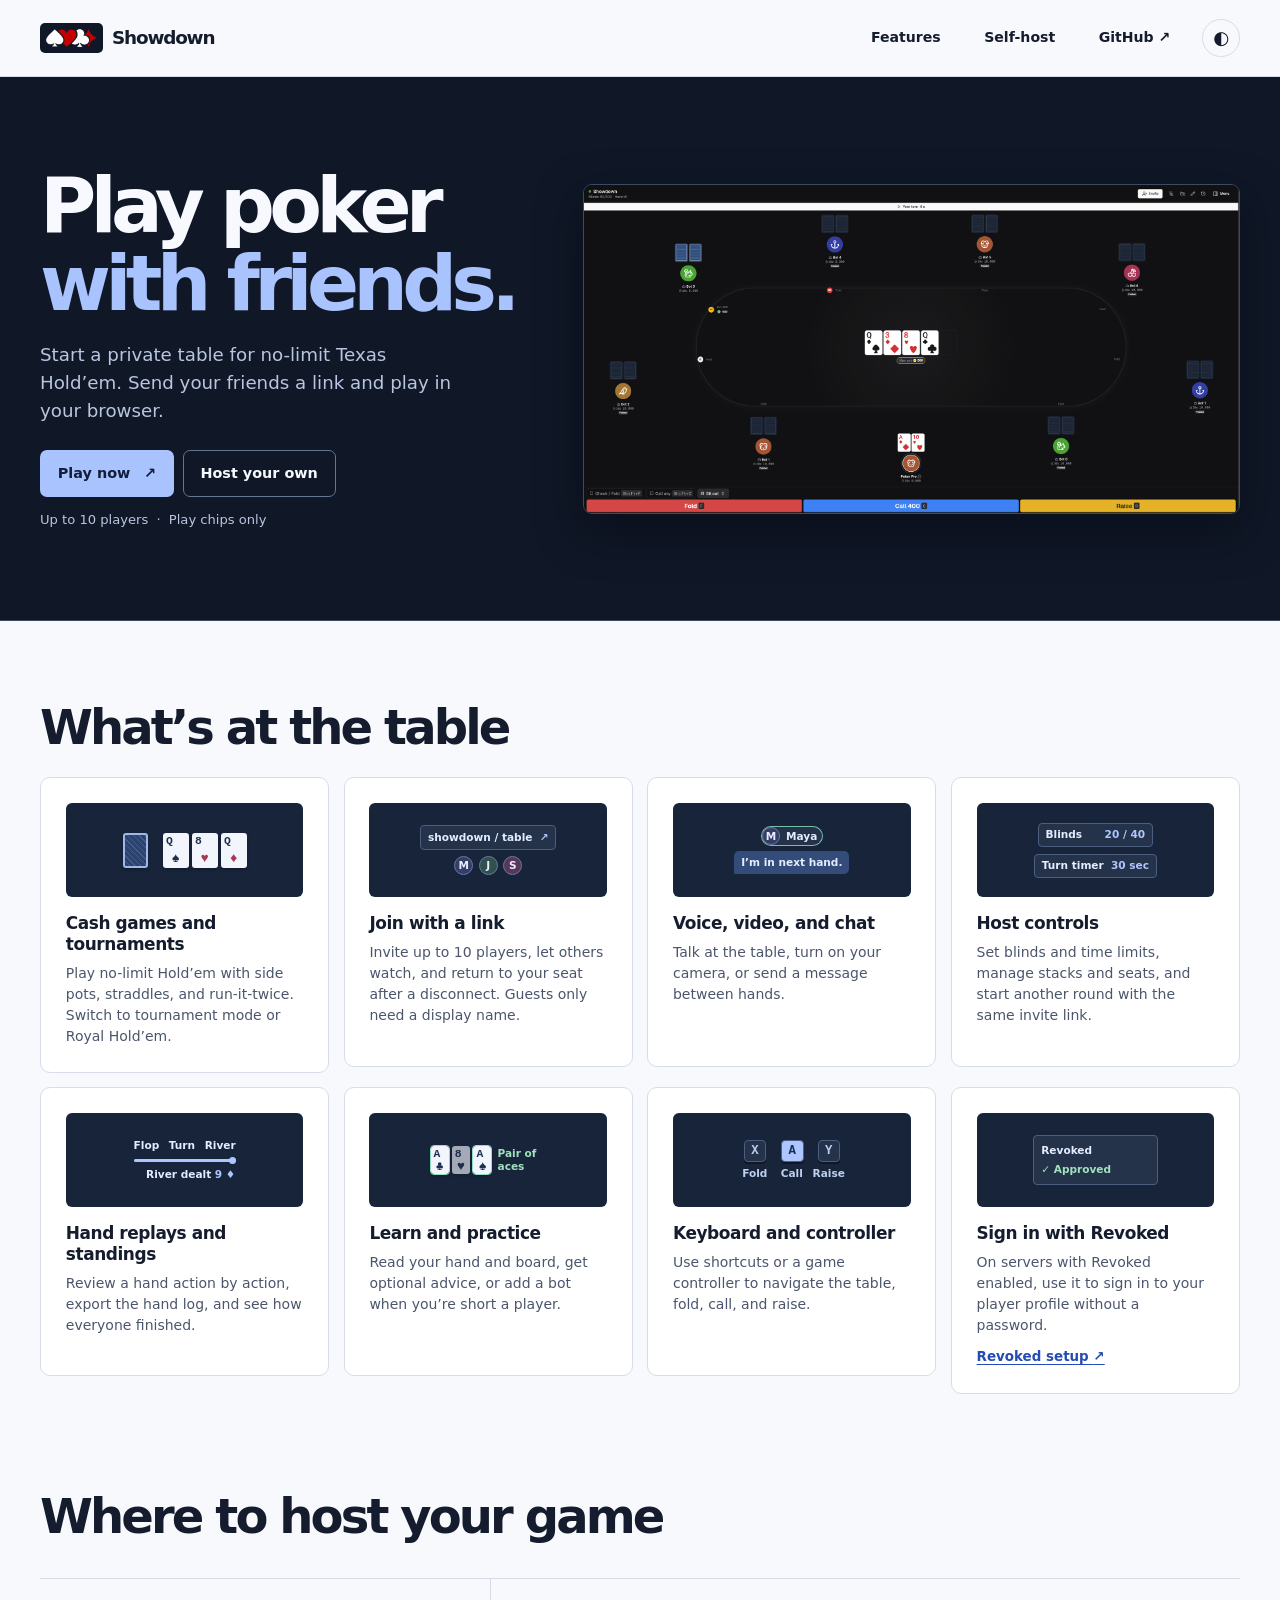
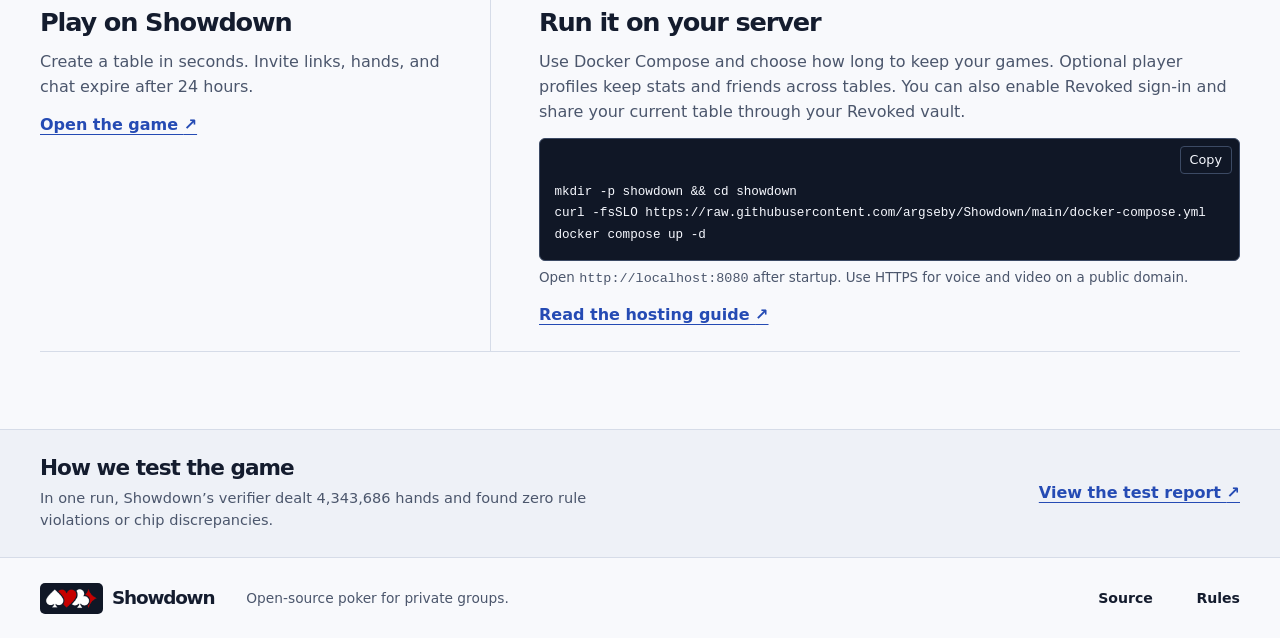
<file: website/index.html>
<!doctype html>
<html lang="en">
<head>
  <meta charset="utf-8">
  <meta name="viewport" content="width=device-width, initial-scale=1">
  <title>Showdown — Online poker with friends</title>
  <meta name="description" content="Play no-limit Texas Hold’em with friends. Open a private table in your browser or run Showdown on your own server with Docker.">
  <meta name="color-scheme" content="light dark">
  <link rel="icon" href="favicon.svg" type="image/svg+xml">
  <link rel="alternate icon" href="favicon.png" type="image/png">
  <link rel="apple-touch-icon" href="icon-192.png">
  <link rel="canonical" href="https://showdown.kiunke.dev/">
  <meta property="og:type" content="website">
  <meta property="og:site_name" content="Showdown">
  <meta property="og:url" content="https://showdown.kiunke.dev/">
  <meta property="og:title" content="Showdown — Online poker with friends">
  <meta property="og:description" content="Create a private table for no-limit Texas Hold’em, share the invite, and play.">
  <meta property="og:image" content="https://showdown.kiunke.dev/promo-light.png">
  <meta property="og:image:width" content="2000">
  <meta property="og:image:height" content="999">
  <meta property="og:image:alt" content="A Showdown poker table in the browser">
  <meta name="twitter:card" content="summary_large_image">
  <meta name="twitter:title" content="Showdown — Online poker with friends">
  <meta name="twitter:description" content="Private no-limit Texas Hold’em in your browser. Play online or self-host with Docker.">
  <meta name="twitter:image" content="https://showdown.kiunke.dev/promo-light.png">
  <script type="application/ld+json">
  {
    "@context": "https://schema.org",
    "@type": "SoftwareApplication",
    "name": "Showdown",
    "url": "https://showdown.kiunke.dev/",
    "description": "Private no-limit Texas Hold’em in your browser. Play online or self-host with Docker.",
    "applicationCategory": "GameApplication",
    "operatingSystem": "Web browser, Docker",
    "image": "https://showdown.kiunke.dev/promo-light.png",
    "offers": { "@type": "Offer", "price": "0", "priceCurrency": "USD" },
    "sameAs": ["https://github.com/argseby/Showdown"]
  }
  </script>
  <link rel="stylesheet" href="styles.css">
  <script src="app.js" defer></script>
</head>
<body>
  <a class="skip-link" href="#main">Skip to content</a>

  <header class="site-header">
    <div class="container header-inner">
      <a class="brand" href="#" aria-label="Showdown home">
        <span class="brand-mark"><img src="logo-dark.png" width="640" height="250" alt=""></span>
        <span>Showdown</span>
      </a>
      <nav aria-label="Main">
        <a href="#features">Features</a>
        <a href="#deploy">Self-host</a>
        <a href="https://github.com/argseby/Showdown">GitHub <span aria-hidden="true">↗</span></a>
      </nav>
      <button class="theme-toggle" id="theme-toggle" type="button" aria-label="Switch to dark theme" hidden>
        <span aria-hidden="true">◐</span>
      </button>
    </div>
  </header>

  <main id="main">
    <section class="hero" aria-labelledby="hero-heading">
      <div class="container hero-layout">
        <div class="hero-copy">
          <h1 id="hero-heading">Play poker <span>with friends.</span></h1>
          <p>Start a private table for no-limit Texas Hold’em. Send your friends a link and play in your browser.</p>
          <div class="hero-actions">
            <a class="button button-primary" href="https://play.showdown.kiunke.dev">Play now <span aria-hidden="true">↗</span></a>
            <a class="button button-secondary" href="#deploy">Host your own</a>
          </div>
          <p class="play-note">Up to 10 players <span aria-hidden="true">·</span> Play chips only</p>
        </div>
        <figure class="game-preview">
          <img src="promo-dark.png" width="2000" height="1001" fetchpriority="high" alt="Showdown during a hand, with player stacks, community cards, and fold, call, and raise controls">
        </figure>
      </div>
    </section>

    <section id="features" class="container features" aria-labelledby="features-heading">
      <h2 id="features-heading">What’s at the table</h2>
      <div class="feature-grid">
        <article class="feature">
          <div class="feature-art art-cards" aria-hidden="true">
            <span class="deal-deck"></span>
            <div class="art-board">
              <span>Q <b>♠</b></span><span>8 <b>♥</b></span><span>Q <b>♦</b></span>
            </div>
          </div>
          <h3>Cash games and tournaments</h3>
          <p>Play no-limit Hold’em with side pots, straddles, and run-it-twice. Switch to tournament mode or Royal Hold’em.</p>
        </article>
        <article class="feature">
          <div class="feature-art art-seats" aria-hidden="true">
            <div class="art-invite"><span>showdown / table</span><span>↗</span></div>
            <div class="art-table"><span class="art-guest">M</span><span class="art-guest">J</span><span class="art-guest">S</span></div>
          </div>
          <h3>Join with a link</h3>
          <p>Invite up to 10 players, let others watch, and return to your seat after a disconnect. Guests only need a display name.</p>
        </article>
        <article class="feature">
          <div class="feature-art art-voice" aria-hidden="true">
            <div class="art-video"><span>M</span><small>Maya</small></div>
            <div class="art-message">I’m in next hand.</div>
          </div>
          <h3>Voice, video, and chat</h3>
          <p>Talk at the table, turn on your camera, or send a message between hands.</p>
        </article>
        <article class="feature">
          <div class="feature-art art-controls" aria-hidden="true">
            <div class="art-setting"><span>Blinds</span><strong class="blind-value"><span>10 / 20</span><span>20 / 40</span></strong></div>
            <div class="art-setting"><span>Turn timer</span><strong>30 sec</strong></div>
          </div>
          <h3>Host controls</h3>
          <p>Set blinds and time limits, manage stacks and seats, and start another round with the same invite link.</p>
        </article>
        <article class="feature">
          <div class="feature-art art-replay" aria-hidden="true">
            <div class="art-streets"><span>Flop</span><span>Turn</span><span>River</span></div>
            <div class="art-timeline"><span></span></div>
            <div class="art-replay-result">River dealt <span>9 ♦</span></div>
          </div>
          <h3>Hand replays and standings</h3>
          <p>Review a hand action by action, export the hand log, and see how everyone finished.</p>
        </article>
        <article class="feature">
          <div class="feature-art art-practice" aria-hidden="true">
            <div class="art-board"><span>A <b>♣</b></span><span>8 <b>♥</b></span><span>A <b>♠</b></span></div>
            <span class="art-hint">Pair of aces</span>
          </div>
          <h3>Learn and practice</h3>
          <p>Read your hand and board, get optional advice, or add a bot when you’re short a player.</p>
        </article>
        <article class="feature">
          <div class="feature-art art-keys" aria-hidden="true">
            <div class="art-action"><span><kbd>X</kbd> Fold</span><span><kbd>A</kbd> Call</span><span><kbd>Y</kbd> Raise</span></div>
          </div>
          <h3>Keyboard and controller</h3>
          <p>Use shortcuts or a game controller to navigate the table, fold, call, and raise.</p>
        </article>
        <article id="profiles" class="feature">
          <div class="feature-art art-sign-in" aria-hidden="true">
            <div class="art-auth"><span>Revoked</span><strong><span class="auth-pending">Awaiting approval</span><span class="auth-done">✓ Approved</span></strong></div>
          </div>
          <h3>Sign in with Revoked</h3>
          <p>On servers with Revoked enabled, use it to sign in to your player profile without a password.</p>
          <a class="text-link" href="https://github.com/argseby/Showdown#settings">Revoked setup <span aria-hidden="true">↗</span></a>
        </article>
      </div>
    </section>

    <section id="deploy" class="container hosting" aria-labelledby="hosting-heading">
      <h2 id="hosting-heading">Where to host your game</h2>
      <div class="hosting-options">
        <article class="hosted-option">
          <h3>Play on Showdown</h3>
          <p>Create a table in seconds. Invite links, hands, and chat expire after 24 hours.</p>
          <a class="text-link" href="https://play.showdown.kiunke.dev">Open the game <span aria-hidden="true">↗</span></a>
        </article>
        <article class="self-hosted-option">
          <h3>Run it on your server</h3>
          <p>Use Docker Compose and choose how long to keep your games. Optional player profiles keep stats and friends across tables. You can also enable Revoked sign-in and share your current table through your Revoked vault.</p>
          <div class="install-command">
            <pre tabindex="0" aria-label="Docker Compose setup commands"><code id="install-code">mkdir -p showdown &amp;&amp; cd showdown
curl -fsSLO https://raw.githubusercontent.com/argseby/Showdown/main/docker-compose.yml
docker compose up -d</code></pre>
            <button type="button" id="copy-button" aria-label="Copy setup commands" hidden>Copy</button>
          </div>
          <p class="install-note">Open <code>http://localhost:8080</code> after startup. Use HTTPS for voice and video on a public domain.</p>
          <a class="text-link" href="https://github.com/argseby/Showdown#install">Read the hosting guide <span aria-hidden="true">↗</span></a>
        </article>
      </div>
    </section>

    <aside id="verified" class="verification" aria-labelledby="verification-heading">
      <div class="container verification-inner">
        <div>
          <h2 id="verification-heading">How we test the game</h2>
          <p>In one run, Showdown’s verifier dealt 4,343,686 hands and found zero rule violations or chip discrepancies.</p>
        </div>
        <a class="text-link" href="verification.json">View the test report <span aria-hidden="true">↗</span></a>
      </div>
    </aside>
  </main>

  <footer class="site-footer">
    <div class="container footer-inner">
      <a class="brand" href="#" aria-label="Showdown home"><span class="brand-mark"><img src="logo-dark.png" width="640" height="250" alt=""></span> Showdown</a>
      <p>Open-source poker for private groups.</p>
      <nav aria-label="Footer">
        <a href="https://github.com/argseby/Showdown">Source</a>
        <a href="https://github.com/argseby/Showdown/blob/main/docs/rules.md">Rules</a>
      </nav>
    </div>
  </footer>
</body>
</html>
</file>
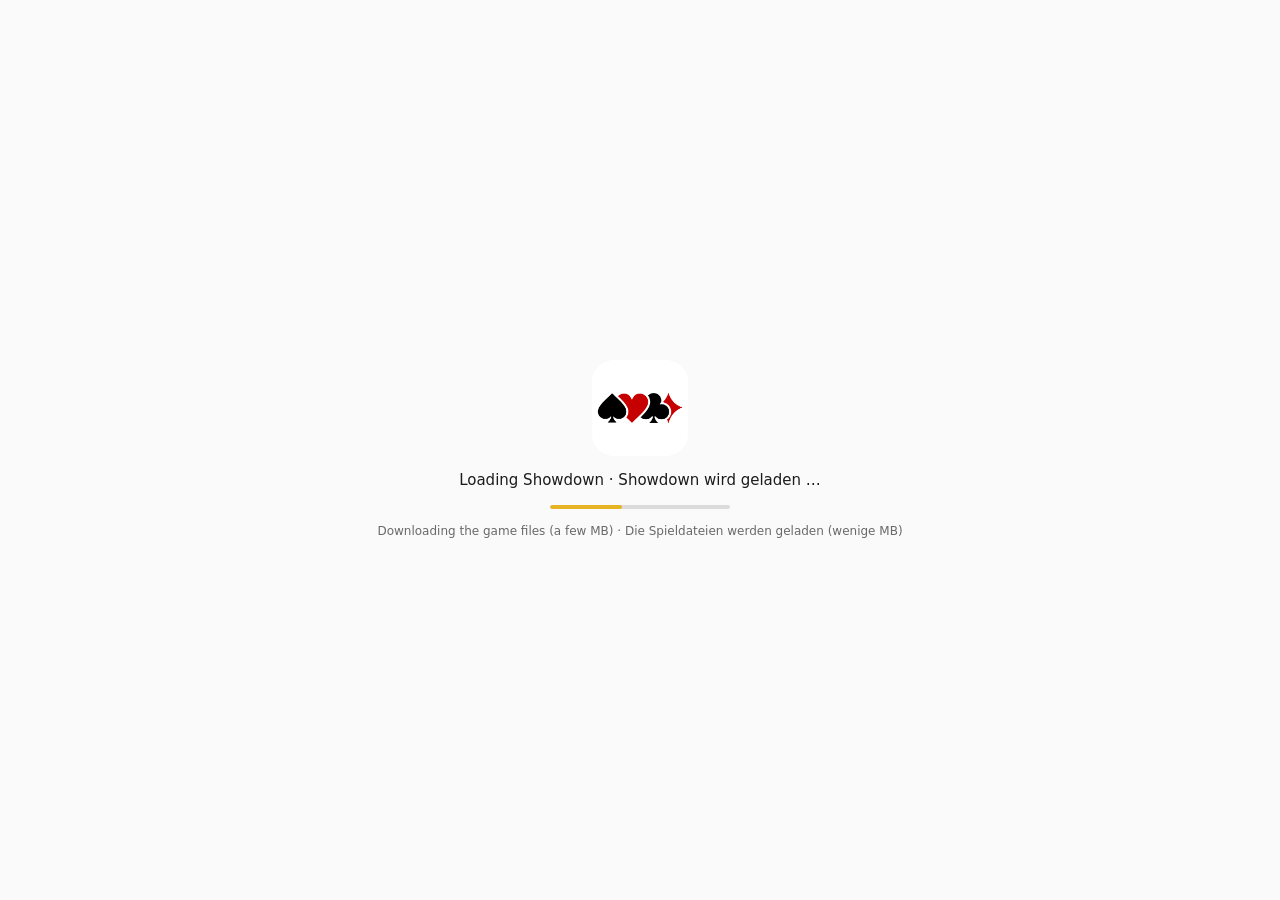
<file: frontend/web/index.html>
<!DOCTYPE html>
<html>
<head>
  <!--
    If you are serving your web app in a path other than the root, change the
    href value below to reflect the base path you are serving from.

    The path provided below has to start and end with a slash "/" in order for
    it to work correctly.

    For more details:
    * https://developer.mozilla.org/en-US/docs/Web/HTML/Element/base

    This is a placeholder for base href that will be replaced by the value of
    the `--base-href` argument provided to `flutter build`.
  -->
  <base href="$FLUTTER_BASE_HREF">

  <meta charset="UTF-8">
  <meta content="IE=Edge" http-equiv="X-UA-Compatible">
  <meta name="description" content="Self-hosted Texas Hold'em for private groups.">

  <!-- iOS meta tags & icons -->
  <meta name="mobile-web-app-capable" content="yes">
  <meta name="apple-mobile-web-app-status-bar-style" content="black">
  <meta name="apple-mobile-web-app-title" content="Showdown">
  <meta name="viewport" content="width=device-width, initial-scale=1, viewport-fit=cover">
  <meta name="theme-color" content="#0b0b0c">
  <link rel="apple-touch-icon" href="icons/Icon-192.png">

  <!-- Favicon: the SVG logo, PNG for browsers without SVG favicons -->
  <link rel="icon" type="image/svg+xml" href="favicon.svg">
  <link rel="alternate icon" type="image/png" href="favicon.png">

  <title>Showdown</title>
  <link rel="manifest" href="manifest.json">
  <style>
    /* Shown until the app has started; flutter_bootstrap.js removes it. The
       first visit downloads a few megabytes, later visits are served from
       the browser cache. */
    html, body { margin: 0; height: 100%; background: #0b0b0c; color: #e6e6e6; }
    @media (prefers-color-scheme: light) {
      html, body { background: #fafafa; color: #1c1c1c; }
    }
    #loading {
      position: fixed; inset: 0; display: flex; flex-direction: column;
      align-items: center; justify-content: center; gap: 14px;
      font: 15px/1.4 system-ui, -apple-system, "Segoe UI", Roboto, sans-serif;
      text-align: center; padding: 24px; box-sizing: border-box;
    }
    #loading img { width: 96px; height: 96px; border-radius: 22px; }
    #loading .bar {
      width: 180px; height: 4px; border-radius: 2px; overflow: hidden;
      background: rgba(128, 128, 128, 0.25);
    }
    #loading .bar i {
      display: block; width: 40%; height: 100%; border-radius: 2px;
      background: #e6b422; animation: slide 1.1s ease-in-out infinite;
    }
    @keyframes slide { 0% { transform: translateX(-100%); } 100% { transform: translateX(350%); } }
    #loading small { opacity: 0.65; font-size: 12px; }
    #loading .err { color: #d64545; display: none; }
  </style>
</head>
<body>
  <div id="loading" role="status" aria-live="polite">
    <img src="favicon.svg" alt="">
    <div>Loading Showdown &middot; Showdown wird geladen &hellip;</div>
    <div class="bar"><i></i></div>
    <small>Downloading the game files (a few MB) &middot; Die Spieldateien werden geladen (wenige MB)</small>
    <div class="err" id="loading-error">Loading failed &middot; Laden fehlgeschlagen. Reload the page &middot; Seite neu laden.</div>
  </div>
  <script src="flutter_bootstrap.js" async></script>
</body>
</html>
</file>
<file: website/styles.css>
:root {
  color-scheme: light;
  --paper: #f8f9fc;
  --paper-dark: #eef1f7;
  --surface: #fff;
  --ink: #141c2e;
  --muted: #4b566c;
  --line: #d6dce8;
  --accent: #254bb4;
  --accent-hover: #173a9a;
  --preview-bg: #101726;
  --preview-ink: #f7f9ff;
  --preview-muted: #b9c6e0;
  --preview-border: #3c4a64;
  --sans: system-ui, sans-serif;
  --mono: ui-monospace, Consolas, monospace;
}

:root[data-theme="dark"] {
  color-scheme: dark;
  --paper: #101521;
  --paper-dark: #171f2e;
  --surface: #151d2c;
  --ink: #f2f5ff;
  --muted: #b3bed3;
  --line: #313d54;
  --accent: #9db9ff;
  --accent-hover: #c1d2ff;
}

* { box-sizing: border-box; }
[hidden] { display: none !important; }

html {
  scroll-behavior: smooth;
  scroll-padding-top: 1.5rem;
}

body {
  margin: 0;
  background: var(--paper);
  color: var(--ink);
  font: 1rem/1.55 var(--sans);
}

h1, h2, h3, p, figure, dl, dd, pre { margin: 0; }
a { color: inherit; }
button { font: inherit; cursor: pointer; }

:focus-visible {
  outline: 2px solid currentColor;
  outline-offset: 4px;
}

.skip-link {
  position: absolute;
  z-index: 3;
  top: 1rem;
  left: 1rem;
  transform: translateY(-250%);
  background: var(--paper);
  padding: 0.65rem 1rem;
}

.skip-link:focus { transform: none; }
.container { width: min(1200px, 100% - 5rem); margin-inline: auto; }

.site-header { border-bottom: 1px solid var(--line); }
.header-inner, .footer-inner {
  display: flex;
  align-items: center;
  gap: 2rem;
}

.header-inner { min-height: 76px; }
.brand {
  display: inline-flex;
  align-items: center;
  gap: 0.55rem;
  flex-shrink: 0;
  font-size: 1.15rem;
  font-weight: 820;
  letter-spacing: -0.065em;
  text-decoration: none;
}

.brand-mark {
  display: grid;
  place-items: center;
  flex: none;
  padding: 0.32rem;
  border-radius: 5px;
  background: #101726;
}

.brand-mark img {
  display: block;
  width: 53px;
  height: auto;
}

.site-header nav, .site-footer nav {
  display: flex;
  align-items: center;
  flex-wrap: wrap;
  gap: 0.3rem clamp(1.25rem, 3.4vw, 3.15rem);
  margin-left: auto;
  font-size: 0.88rem;
  font-weight: 650;
}

.site-header nav a, .site-footer nav a { text-decoration: none; }
.site-header nav a:hover, .site-footer nav a:hover { color: var(--accent-hover); }

.theme-toggle {
  display: grid;
  place-items: center;
  height: 2.35rem;
  width: 2.35rem;
  padding: 0;
  border: 1px solid var(--line);
  border-radius: 50%;
  background: transparent;
  color: var(--ink);
  font-size: 1.15rem;
}

.theme-toggle:hover { background: var(--paper-dark); }

.hero {
  background: var(--preview-bg);
  color: var(--preview-ink);
  border-bottom: 1px solid var(--preview-border);
}

.hero-layout {
  display: grid;
  grid-template-columns: minmax(0, 0.85fr) minmax(0, 1.15fr);
  align-items: center;
  gap: clamp(1.75rem, 4.5vw, 4.75rem);
  padding-block: clamp(3rem, 7vw, 6.25rem);
}

h1 {
  font-size: clamp(3rem, 6vw, 5.5rem);
  line-height: 1.02;
  font-weight: 780;
  letter-spacing: -0.075em;
  text-wrap: balance;
}

.hero h1 span { display: block; color: #a9c3ff; }
.hero-copy > p {
  max-width: 37ch;
  margin-top: 1.1rem;
  color: var(--preview-muted);
  font-size: clamp(1rem, 1.55vw, 1.14rem);
}

.hero-actions {
  display: flex;
  flex-wrap: wrap;
  gap: 0.55rem;
  margin-top: 1.55rem;
}

.button {
  display: inline-flex;
  align-items: center;
  justify-content: center;
  gap: 0.85rem;
  min-height: 2.9rem;
  padding: 0.65rem 1.05rem;
  border-radius: 7px;
  border: 1px solid transparent;
  font-weight: 720;
  font-size: 0.9rem;
  text-decoration: none;
  transition: background 160ms, border-color 160ms;
}

.button-primary { background: #a9c3ff; color: #121e39; }
.button-primary:hover { background: #d0deff; }
.hero .button:focus-visible { outline-color: var(--preview-ink); }
.button-secondary { border-color: #657694; }
.button-secondary:hover { background: #25324c; border-color: #8d9fc0; }
.hero-copy .play-note { margin-top: 0.85rem; font-size: 0.82rem; }
.play-note span { margin-inline: 0.25rem; }

.game-preview {
  overflow: hidden;
  border: 1px solid var(--preview-border);
  border-radius: 9px;
  background: #111215;
  box-shadow: 0 16px 44px #070b16a3;
}

.game-preview img {
  display: block;
  width: 100%;
  height: auto;
}

h2 {
  font-size: clamp(2rem, 4vw, 3rem);
  line-height: 1.1;
  font-weight: 760;
  letter-spacing: -0.06em;
  text-wrap: balance;
}

.features { padding-block: clamp(3rem, 6.25vw, 5.5rem); }
.feature-grid {
  display: grid;
  grid-template-columns: repeat(4, minmax(0, 1fr));
  gap: 0.9rem;
  margin-top: 1.45rem;
}

.feature {
  display: flex;
  flex-direction: column;
  aspect-ratio: 1;
  min-width: 0;
  padding: clamp(1.05rem, 2vw, 1.55rem);
  border: 1px solid var(--line);
  border-radius: 10px;
  background: var(--surface);
}

.feature h3 {
  margin-top: 1rem;
  font-size: 1.06rem;
  line-height: 1.22;
  font-weight: 750;
  letter-spacing: -0.025em;
}

.feature p {
  margin-top: 0.5rem;
  color: var(--muted);
  font-size: 0.875rem;
  line-height: 1.5;
}

.feature .text-link {
  align-self: flex-start;
  margin-top: auto;
  padding-top: 0.7rem;
  font-size: 0.84rem;
}

.feature-art {
  --art-border: #4b5e7f;
  --art-panel: #24324a;
  --art-accent: #aec6ff;
  --art-green: #a1e2be;
  display: grid;
  place-content: center;
  justify-items: center;
  flex: 0 0 5.9rem;
  gap: 0.42rem;
  overflow: hidden;
  padding: 0.55rem;
  border-radius: 6px;
  background: #18243a;
  color: #e4edff;
  font: 650 0.66rem/1.2 var(--sans);
}

.art-board { display: flex; gap: 0.22rem; }
.art-board > span, .deal-deck {
  display: grid;
  align-content: space-between;
  width: 1.6rem;
  height: 2.2rem;
  padding: 0.19rem;
  border-radius: 3px;
  background: #f2f5fc;
  color: #1e3051;
  font: 750 0.71rem/1 var(--mono);
  box-shadow: 0 2px 3px #0b142577;
}

.art-board b { justify-self: center; font-size: 0.82rem; }
.art-cards b { color: #a63851; }
.art-cards span:first-child b { color: inherit; }
.art-cards { grid-auto-flow: column; align-items: center; gap: 0.9rem; }
.deal-deck {
  border: 2px solid #9eb8e7;
  background: repeating-linear-gradient(45deg, #2c436e 0 3px, #425c8d 3px 4px);
}

@keyframes deal-board {
  from { opacity: 0; transform: translateX(var(--deal-distance, -2.5rem)) rotate(-12deg) scaleX(0.55); }
  65% { opacity: 1; }
  to { transform: none; }
}

.art-invite, .art-setting, .art-auth {
  display: flex;
  align-items: center;
  justify-content: space-between;
  gap: 0.45rem;
  min-width: 7.2rem;
  padding: 0.3rem 0.42rem;
  border: 1px solid var(--art-border);
  border-radius: 4px;
  background: var(--art-panel);
}

.art-invite span:last-child { color: var(--art-accent); }
.art-table { display: flex; align-items: center; gap: 0.35rem; }
.art-guest, .art-video > span {
  display: grid;
  place-items: center;
  width: 1.18rem;
  aspect-ratio: 1;
  border: 1px solid #6478a1;
  border-radius: 50%;
  background: #343e67;
  color: #e9edff;
}
.art-guest:nth-child(2) { background: #31514f; }
.art-guest:nth-child(3) { background: #573858; }

@keyframes take-seat {
  from { opacity: 0; transform: translateY(-0.42rem); }
  to { opacity: 1; transform: none; }
}

.art-voice { gap: 0.35rem; }
.art-video {
  display: flex;
  align-items: center;
  gap: 0.35rem;
  padding-right: 0.3rem;
  border-radius: 20px;
  background: var(--art-panel);
  box-shadow: 0 0 0 1px #76bdab;
}
.art-video small { font: inherit; }
.art-message {
  padding: 0.32rem 0.42rem;
  border-radius: 5px 5px 5px 1px;
  background: #344c79;
}

@keyframes speaking-ring {
  0%, 50% { box-shadow: 0 0 0 1px #76bdab; }
  25%, 70% { box-shadow: 0 0 0 4px #76bdab55; }
  100% { box-shadow: 0 0 0 1px #76bdab; }
}

.art-setting strong { color: var(--art-accent); }
.blind-value, .art-auth strong { display: grid; justify-items: end; }
.blind-value span, .art-auth strong span { grid-area: 1 / 1; }
.blind-value span:first-child, .auth-pending { opacity: 0; }

@keyframes previous-state {
  0%, 45% { opacity: 1; transform: none; }
  65%, 100% { opacity: 0; transform: translateY(-0.32rem); }
}

@keyframes next-state {
  0%, 45% { opacity: 0; transform: translateY(0.32rem); }
  72%, 100% { opacity: 1; transform: none; }
}

.art-replay { justify-items: stretch; }
.art-streets { display: flex; justify-content: space-between; gap: 0.6rem; }
.art-timeline { width: 100%; height: 3px; border-radius: 10px; background: var(--art-border); }
.art-timeline span {
  position: relative;
  display: block;
  height: inherit;
  border-radius: inherit;
  background: var(--art-accent);
  transform-origin: left;
}
.art-timeline span::after {
  content: "";
  position: absolute;
  top: -2px;
  right: 0;
  width: 7px;
  height: 7px;
  border-radius: 50%;
  background: var(--art-accent);
}
.art-replay-result { justify-self: end; }
.art-replay-result span { color: var(--art-accent); }

@keyframes scrub-hand {
  0%, 14% { transform: scaleX(0.03); }
  44%, 54% { transform: scaleX(0.5); }
  83%, 100% { transform: scaleX(1); }
}

.art-practice {
  grid-auto-flow: column;
  align-items: center;
  gap: 0.4rem;
}
.art-practice .art-board span:nth-child(2) { opacity: 0.64; }
.art-practice .art-board { gap: 0.16rem; }
.art-practice .art-board span { width: 1.15rem; height: 1.8rem; }
.art-practice .art-board span:nth-child(odd) { outline: 1px solid #8fe0be; }
.art-hint { max-width: 3rem; color: var(--art-green); }

@keyframes match-pair {
  0%, 27% { outline-color: transparent; }
  60% { outline-color: #8fe0be; transform: translateY(-0.23rem); }
  100% { outline-color: #8fe0be; transform: none; }
}

.art-action { display: flex; gap: 0.26rem; }
.art-action > span {
  display: grid;
  justify-items: center;
  gap: 0.3rem;
  min-width: 2.05rem;
  color: #bdd0ef;
}
.art-action kbd {
  display: grid;
  place-items: center;
  width: 1.4rem;
  height: 1.4rem;
  border: 1px solid var(--art-border);
  border-radius: 4px;
  background: var(--art-panel);
  box-shadow: 0 2px 0 #0e1728;
  font: 750 0.77rem/1 var(--mono);
}
.art-action span:nth-child(2) kbd { background: #aec6ff; color: #192c51; }

@keyframes press-call {
  0%, 30% { background: var(--art-panel); color: #bdd0ef; }
  56% { transform: translateY(2px); }
  90%, 100% { transform: none; }
}

.art-auth { display: grid; justify-items: start; gap: 0.4rem; padding: 0.48rem; }
.art-auth strong { justify-items: start; color: var(--art-green); }
.auth-pending { color: #c4d4f1; }

@media (prefers-reduced-motion: no-preference) {
  .art-cards.is-playing .art-board span { animation: deal-board 450ms ease-out both; }
  .art-cards.is-playing .art-board span:nth-child(2) { animation-delay: 105ms; --deal-distance: -4.3rem; }
  .art-cards.is-playing .art-board span:nth-child(3) { animation-delay: 210ms; --deal-distance: -6.1rem; }
  .art-seats.is-playing .art-guest { animation: take-seat 360ms ease-out both; }
  .art-seats.is-playing .art-guest:nth-child(2) { animation-delay: 170ms; }
  .art-seats.is-playing .art-guest:nth-child(3) { animation-delay: 340ms; }
  .art-voice.is-playing .art-video { animation: speaking-ring 850ms ease-out both; }
  .art-voice.is-playing .art-message { animation: take-seat 330ms 420ms ease-out both; }
  .art-controls.is-playing .blind-value span:first-child { animation: previous-state 850ms both; }
  .art-controls.is-playing .blind-value span:last-child { animation: next-state 850ms both; }
  .art-replay.is-playing .art-timeline span { animation: scrub-hand 920ms ease-out both; }
  .art-replay.is-playing .art-replay-result { animation: take-seat 270ms 740ms ease-out both; }
  .art-practice.is-playing .art-board span:nth-child(odd) { animation: match-pair 780ms ease-out both; }
  .art-practice.is-playing .art-hint { animation: take-seat 320ms 470ms ease-out both; }
  .art-keys.is-playing .art-action span:nth-child(2) kbd { animation: press-call 650ms ease-out both; }
  .art-sign-in.is-playing .auth-pending { animation: previous-state 1050ms both; }
  .art-sign-in.is-playing .auth-done { animation: next-state 1050ms both; }
}

.hosting { padding-block: 1rem clamp(3rem, 6vw, 5.25rem); }
.hosting-options {
  display: grid;
  grid-template-columns: minmax(0, 0.75fr) minmax(0, 1.25fr);
  margin-top: clamp(1.3rem, 3vw, 2.25rem);
  border-block: 1px solid var(--line);
}

.hosting-options article { padding-block: 1.5rem; }
.hosted-option { padding-right: clamp(1rem, 4vw, 3rem); }
.self-hosted-option { padding-left: clamp(1rem, 4vw, 3rem); border-left: 1px solid var(--line); }
.hosting h3 { font-size: clamp(1.35rem, 2vw, 1.65rem); font-weight: 780; letter-spacing: -0.045em; }
.hosting p { margin-block: 0.45rem 0.8rem; color: var(--muted); }

.text-link {
  display: inline-block;
  color: var(--accent);
  font-weight: 720;
  text-decoration-thickness: 1px;
  text-underline-offset: 0.26em;
}

.text-link:hover { text-decoration-thickness: 2px; }
.install-command {
  position: relative;
  overflow: hidden;
  border: 1px solid var(--preview-border);
  border-radius: 6px;
  background: var(--preview-bg);
  color: var(--preview-ink);
}

.install-command pre {
  overflow-x: auto;
  padding: 0.9rem;
  font: 0.79rem/1.7 var(--mono);
  white-space: pre-wrap;
  overflow-wrap: anywhere;
}

.install-command:has(button:not([hidden])) pre { padding-top: 2.65rem; }
.install-command pre:focus-visible { outline-offset: -3px; }
.install-command button {
  position: absolute;
  top: 0.45rem;
  right: 0.45rem;
  padding: 0.2rem 0.55rem;
  border: 1px solid var(--preview-border);
  border-radius: 4px;
  background: transparent;
  color: var(--preview-ink);
  font-size: 0.8rem;
}

.install-command button:hover { background: #25324c; }
.install-note { font-size: 0.84rem; }

.verification { background: var(--paper-dark); border-block: 1px solid var(--line); }
.verification-inner {
  display: flex;
  align-items: center;
  justify-content: space-between;
  gap: 1rem 2.5rem;
  padding-block: 1.6rem;
}

.verification h2 { font-size: 1.35rem; letter-spacing: -0.045em; }
.verification p { max-width: 64ch; margin-top: 0.45rem; color: var(--muted); font-size: 0.91rem; }
.verification a { flex-shrink: 0; }
.site-footer { padding-block: 1.55rem; }
.footer-inner p { color: var(--muted); font-size: 0.86rem; }

@media (max-width: 1000px) {
  .container { width: calc(100% - 3rem); }
  .feature-grid { grid-template-columns: repeat(2, minmax(0, 1fr)); }
  .feature { aspect-ratio: auto; }
}

@media (max-width: 720px) {
  .hero-layout, .hosting-options { grid-template-columns: minmax(0, 1fr); }
  .hero-layout { gap: 1.8rem; }
  h1 { max-width: 15ch; font-size: clamp(2.85rem, 8.5vw, 4rem); }
  .hosting-options article { padding-inline: 0; }
  .self-hosted-option { border-left: 0; border-top: 1px solid var(--line); }
  .verification-inner { align-items: flex-start; flex-direction: column; }
  .footer-inner { flex-wrap: wrap; gap: 0.75rem 1.5rem; }
  .site-footer nav { margin-left: 0; }
}

@media (max-width: 480px) {
  .container { width: calc(100% - 2rem); }
  .header-inner { gap: 0.5rem 1rem; flex-wrap: wrap; padding-block: 0.65rem; }
  .site-header nav { order: 1; flex: 1 0 100%; margin-left: 0; }
  .theme-toggle { margin-left: auto; }
  .feature-grid { gap: 0.65rem; }
  .feature { padding: 0.75rem; }
  .feature h3 { font-size: 1rem; }
  .feature p { font-size: 0.81rem; }
}

@media (max-width: 358px) {
  .feature-grid { grid-template-columns: minmax(0, 1fr); }
}

@media (prefers-reduced-motion: reduce) {
  html { scroll-behavior: auto; }
  .button { transition: none; }
}
</file>
